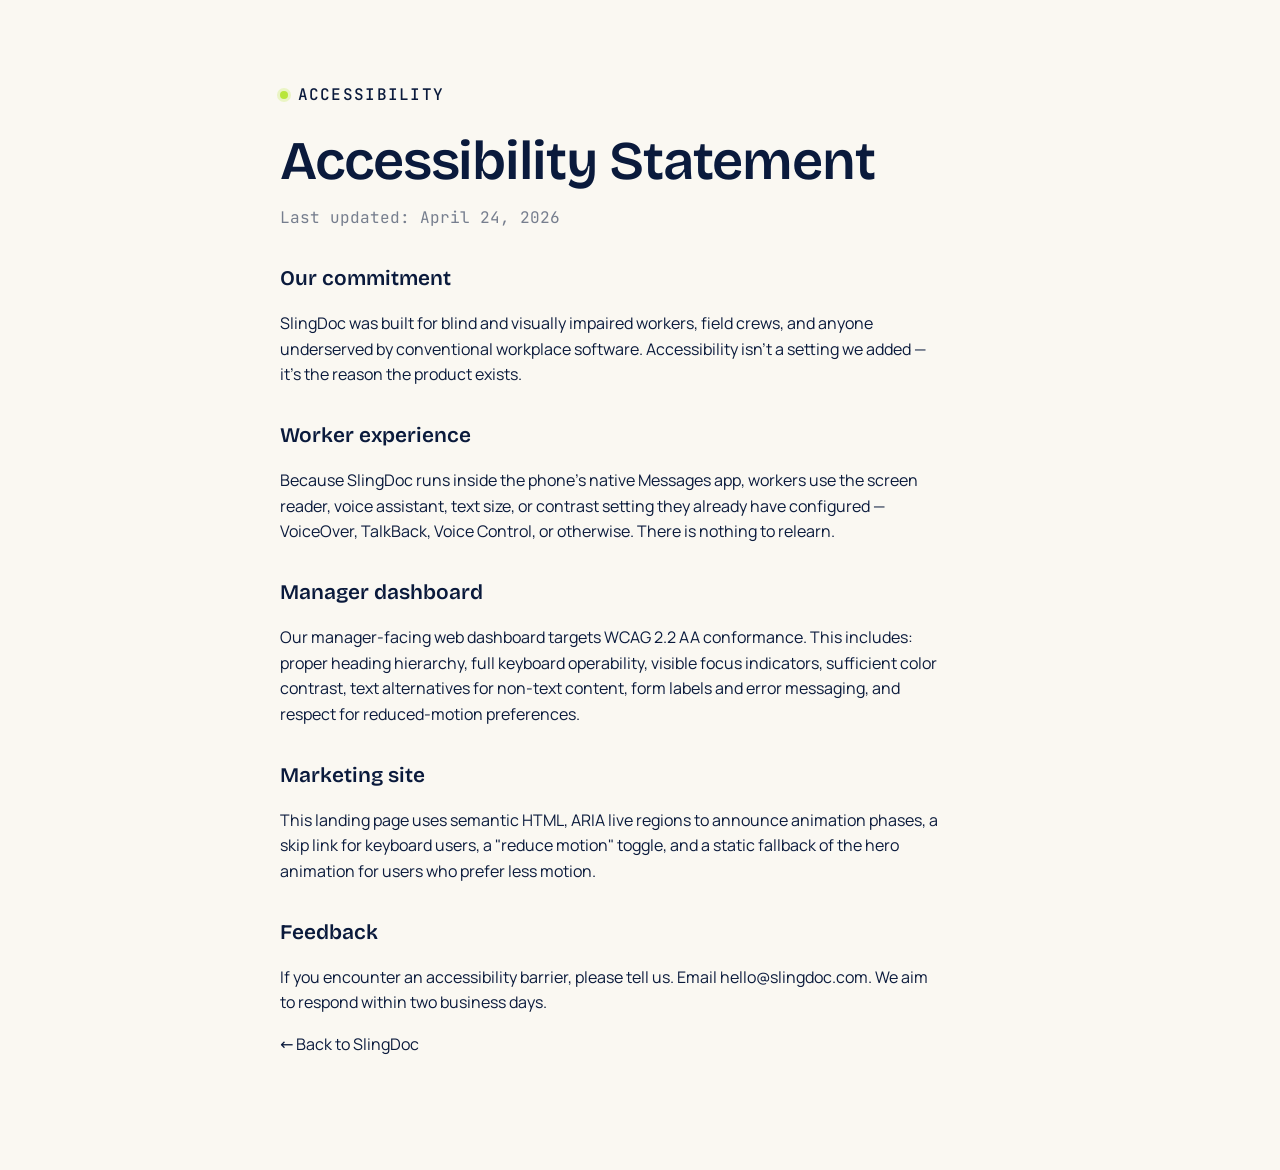
<file: accessibility.html>
<!doctype html>
<html lang="en">
  <head>
    <meta charset="utf-8" />
    <meta name="viewport" content="width=device-width, initial-scale=1" />
    <meta name="theme-color" content="#0A1A3C" />
    <title>Accessibility Statement — SlingDoc</title>
    <meta name="description" content="Accessibility statement for SlingDoc — built with and for blind, visually impaired, and screen-reader users." />
    <meta name="robots" content="index, follow" />
    <link rel="canonical" href="https://slingdoc.com/accessibility" />
    <link rel="icon" href="/assets/favicon.svg" type="image/svg+xml" />
    <link rel="apple-touch-icon" href="/assets/apple-touch-icon.png" sizes="180x180" />
    <link rel="stylesheet" href="/styles.css" />
  </head>
  <body class="legal-page">
    <main id="main" class="legal">
      <div class="legal__inner">
        <p class="eyebrow eyebrow--accent"><span class="eyebrow__dot" aria-hidden="true"></span> Accessibility</p>
        <h1 class="display display--md">Accessibility Statement</h1>
        <p class="legal__updated">Last updated: April 24, 2026</p>

        <h2>Our commitment</h2>
        <p>SlingDoc was built for blind and visually impaired workers, field crews, and anyone underserved by conventional workplace software. Accessibility isn't a setting we added — it's the reason the product exists.</p>

        <h2>Worker experience</h2>
        <p>Because SlingDoc runs inside the phone's native Messages app, workers use the screen reader, voice assistant, text size, or contrast setting they already have configured — VoiceOver, TalkBack, Voice Control, or otherwise. There is nothing to relearn.</p>

        <h2>Manager dashboard</h2>
        <p>Our manager-facing web dashboard targets WCAG 2.2 AA conformance. This includes: proper heading hierarchy, full keyboard operability, visible focus indicators, sufficient color contrast, text alternatives for non-text content, form labels and error messaging, and respect for reduced-motion preferences.</p>

        <h2>Marketing site</h2>
        <p>This landing page uses semantic HTML, ARIA live regions to announce animation phases, a skip link for keyboard users, a "reduce motion" toggle, and a static fallback of the hero animation for users who prefer less motion.</p>

        <h2>Feedback</h2>
        <p>If you encounter an accessibility barrier, please tell us. Email <a href="mailto:hello@slingdoc.com">hello@slingdoc.com</a>. We aim to respond within two business days.</p>

        <p><a href="/">← Back to SlingDoc</a></p>
      </div>
    </main>
  </body>
</html>
</file>
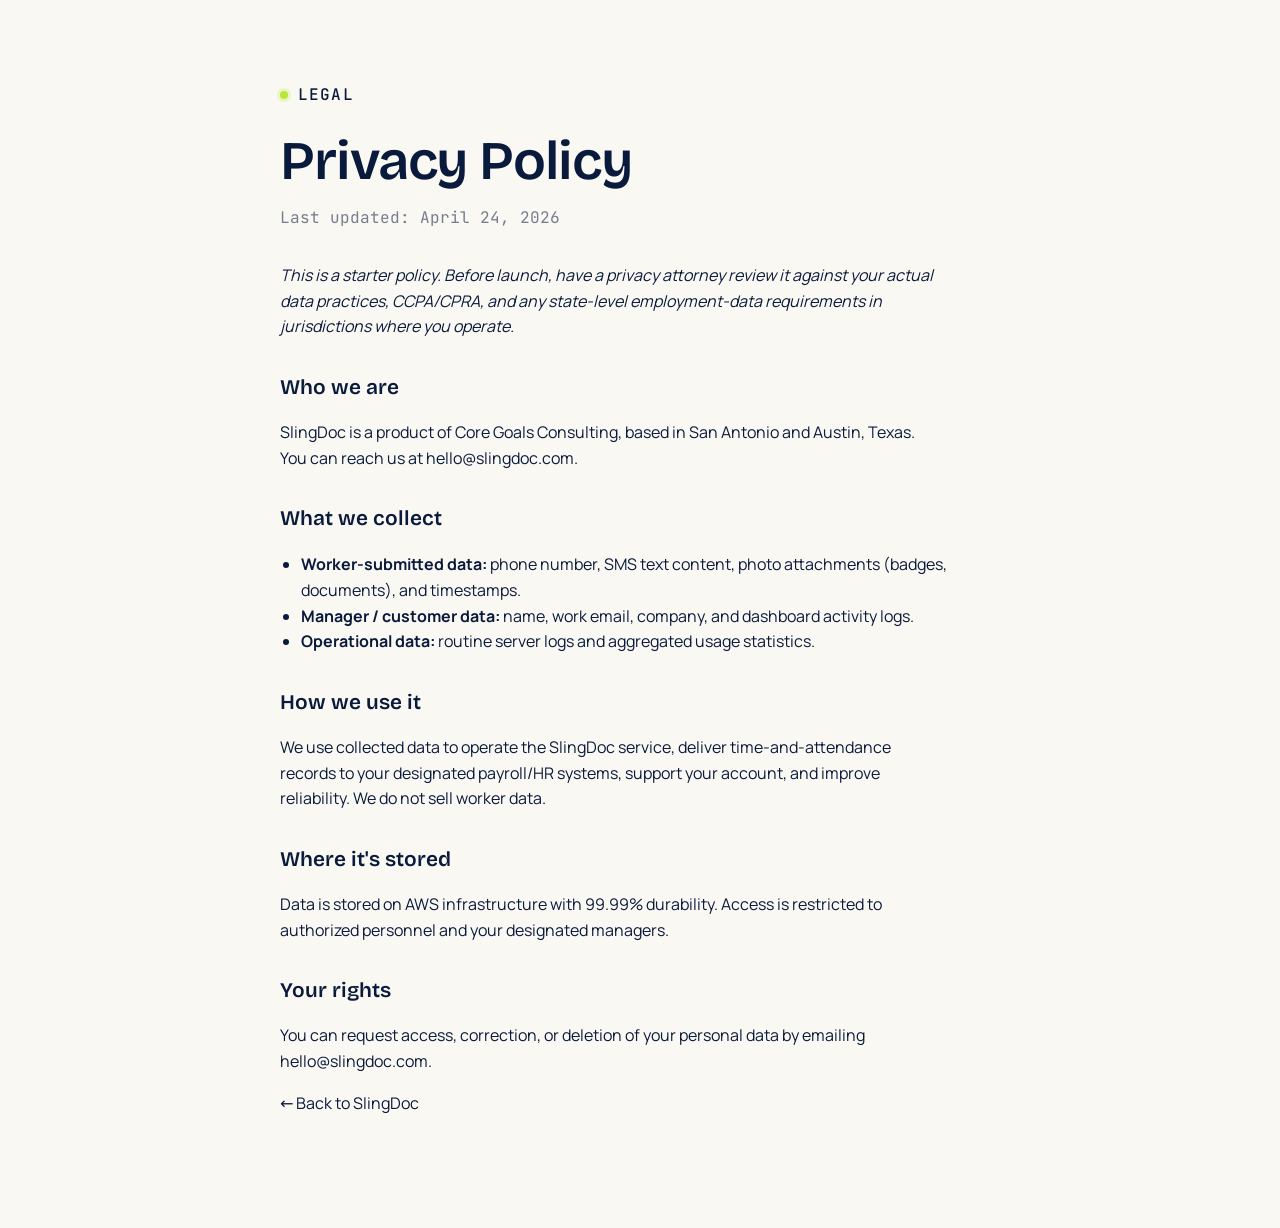
<file: privacy.html>
<!doctype html>
<html lang="en">
  <head>
    <meta charset="utf-8" />
    <meta name="viewport" content="width=device-width, initial-scale=1" />
    <meta name="theme-color" content="#0A1A3C" />
    <title>Privacy Policy — SlingDoc</title>
    <meta name="description" content="SlingDoc privacy policy. How we collect, store, and handle worker data." />
    <meta name="robots" content="index, follow" />
    <link rel="canonical" href="https://slingdoc.com/privacy" />
    <link rel="icon" href="/assets/favicon.svg" type="image/svg+xml" />
    <link rel="icon" href="/assets/favicon-32.png" sizes="32x32" type="image/png" />
    <link rel="apple-touch-icon" href="/assets/apple-touch-icon.png" sizes="180x180" />
    <link rel="stylesheet" href="/styles.css" />
  </head>
  <body class="legal-page">
    <main id="main" class="legal">
      <div class="legal__inner">
        <p class="eyebrow eyebrow--accent"><span class="eyebrow__dot" aria-hidden="true"></span> Legal</p>
        <h1 class="display display--md">Privacy Policy</h1>
        <p class="legal__updated">Last updated: April 24, 2026</p>

        <p><em>This is a starter policy. Before launch, have a privacy attorney review it against your actual data practices, CCPA/CPRA, and any state-level employment-data requirements in jurisdictions where you operate.</em></p>

        <h2>Who we are</h2>
        <p>SlingDoc is a product of Core Goals Consulting, based in San Antonio and Austin, Texas. You can reach us at <a href="mailto:hello@slingdoc.com">hello@slingdoc.com</a>.</p>

        <h2>What we collect</h2>
        <ul>
          <li><strong>Worker-submitted data:</strong> phone number, SMS text content, photo attachments (badges, documents), and timestamps.</li>
          <li><strong>Manager / customer data:</strong> name, work email, company, and dashboard activity logs.</li>
          <li><strong>Operational data:</strong> routine server logs and aggregated usage statistics.</li>
        </ul>

        <h2>How we use it</h2>
        <p>We use collected data to operate the SlingDoc service, deliver time-and-attendance records to your designated payroll/HR systems, support your account, and improve reliability. We do not sell worker data.</p>

        <h2>Where it's stored</h2>
        <p>Data is stored on AWS infrastructure with 99.99% durability. Access is restricted to authorized personnel and your designated managers.</p>

        <h2>Your rights</h2>
        <p>You can request access, correction, or deletion of your personal data by emailing <a href="mailto:hello@slingdoc.com">hello@slingdoc.com</a>.</p>

        <p><a href="/">← Back to SlingDoc</a></p>
      </div>
    </main>
  </body>
</html>
</file>
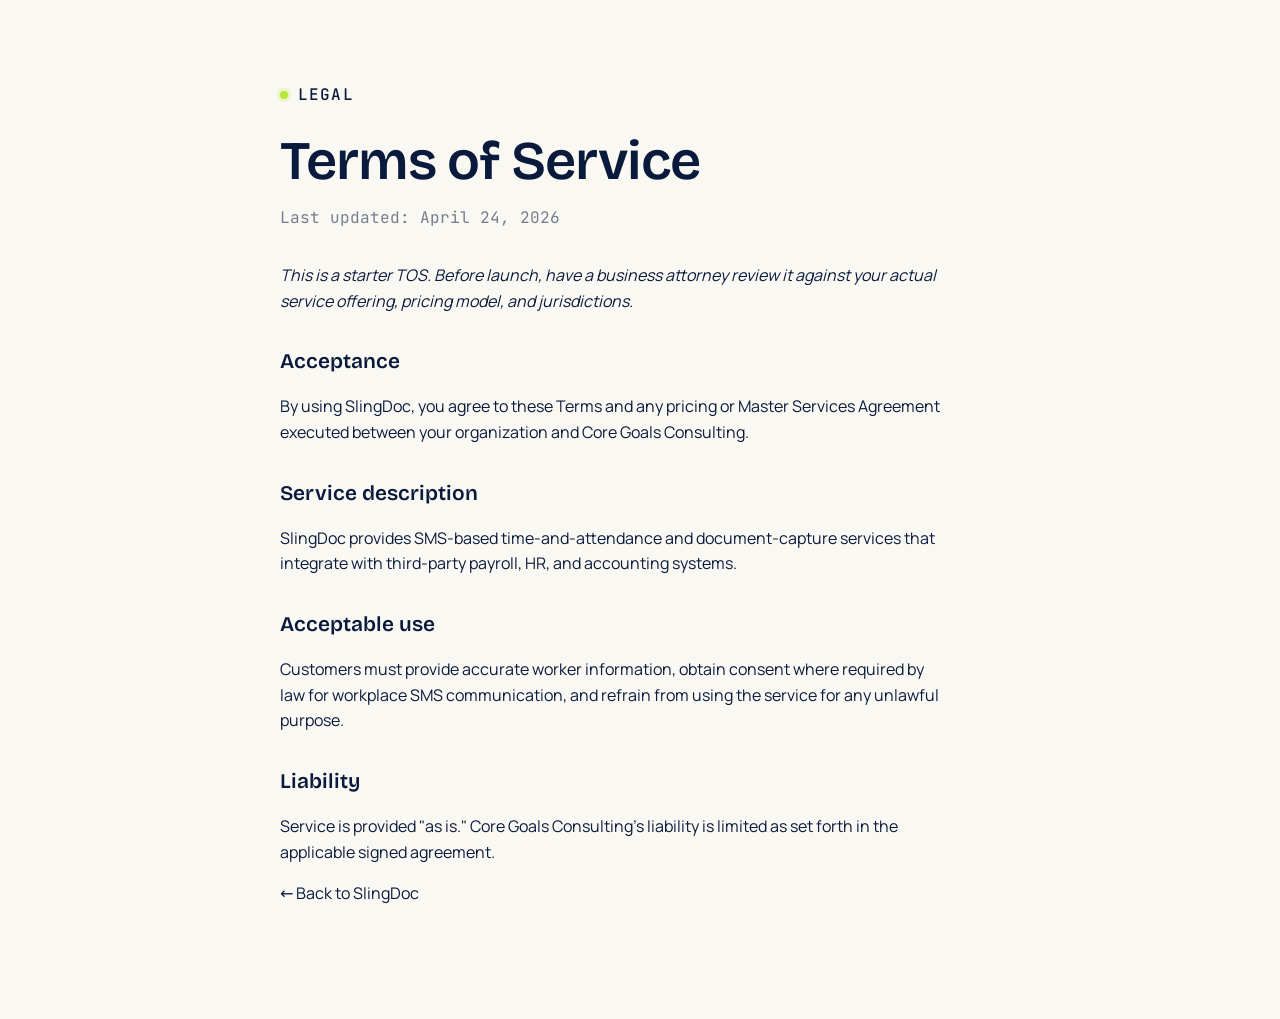
<file: terms.html>
<!doctype html>
<html lang="en">
  <head>
    <meta charset="utf-8" />
    <meta name="viewport" content="width=device-width, initial-scale=1" />
    <meta name="theme-color" content="#0A1A3C" />
    <title>Terms of Service — SlingDoc</title>
    <meta name="description" content="Terms of service for SlingDoc, the SMS-first payroll time clock." />
    <meta name="robots" content="index, follow" />
    <link rel="canonical" href="https://slingdoc.com/terms" />
    <link rel="icon" href="/assets/favicon.svg" type="image/svg+xml" />
    <link rel="apple-touch-icon" href="/assets/apple-touch-icon.png" sizes="180x180" />
    <link rel="stylesheet" href="/styles.css" />
  </head>
  <body class="legal-page">
    <main id="main" class="legal">
      <div class="legal__inner">
        <p class="eyebrow eyebrow--accent"><span class="eyebrow__dot" aria-hidden="true"></span> Legal</p>
        <h1 class="display display--md">Terms of Service</h1>
        <p class="legal__updated">Last updated: April 24, 2026</p>

        <p><em>This is a starter TOS. Before launch, have a business attorney review it against your actual service offering, pricing model, and jurisdictions.</em></p>

        <h2>Acceptance</h2>
        <p>By using SlingDoc, you agree to these Terms and any pricing or Master Services Agreement executed between your organization and Core Goals Consulting.</p>

        <h2>Service description</h2>
        <p>SlingDoc provides SMS-based time-and-attendance and document-capture services that integrate with third-party payroll, HR, and accounting systems.</p>

        <h2>Acceptable use</h2>
        <p>Customers must provide accurate worker information, obtain consent where required by law for workplace SMS communication, and refrain from using the service for any unlawful purpose.</p>

        <h2>Liability</h2>
        <p>Service is provided "as is." Core Goals Consulting's liability is limited as set forth in the applicable signed agreement.</p>

        <p><a href="/">← Back to SlingDoc</a></p>
      </div>
    </main>
  </body>
</html>
</file>
<file: styles.css>
/* =========================================================================
   SlingDoc landing — styles
   Warm-industrial SaaS · navy + lime brand · accessibility-first
   ========================================================================= */

/* -------------------------------------------------------------------------
   Self-hosted fonts (via @fontsource)
   - Latin subset only, WOFF2 only (cuts total font weight to ~212KB)
   - font-display: swap — text renders immediately, fonts swap in when loaded
   ------------------------------------------------------------------------- */

/* Bricolage Grotesque — display headings */
@font-face {
  font-family: "Bricolage Grotesque";
  font-style: normal;
  font-weight: 400;
  font-display: swap;
  src: url("/assets/fonts/bricolage-400.woff2") format("woff2");
}
@font-face {
  font-family: "Bricolage Grotesque";
  font-style: normal;
  font-weight: 500;
  font-display: swap;
  src: url("/assets/fonts/bricolage-500.woff2") format("woff2");
}
@font-face {
  font-family: "Bricolage Grotesque";
  font-style: normal;
  font-weight: 600;
  font-display: swap;
  src: url("/assets/fonts/bricolage-600.woff2") format("woff2");
}
@font-face {
  font-family: "Bricolage Grotesque";
  font-style: normal;
  font-weight: 700;
  font-display: swap;
  src: url("/assets/fonts/bricolage-700.woff2") format("woff2");
}

/* Manrope — body text */
@font-face {
  font-family: "Manrope";
  font-style: normal;
  font-weight: 400;
  font-display: swap;
  src: url("/assets/fonts/manrope-400.woff2") format("woff2");
}
@font-face {
  font-family: "Manrope";
  font-style: normal;
  font-weight: 500;
  font-display: swap;
  src: url("/assets/fonts/manrope-500.woff2") format("woff2");
}
@font-face {
  font-family: "Manrope";
  font-style: normal;
  font-weight: 600;
  font-display: swap;
  src: url("/assets/fonts/manrope-600.woff2") format("woff2");
}
@font-face {
  font-family: "Manrope";
  font-style: normal;
  font-weight: 700;
  font-display: swap;
  src: url("/assets/fonts/manrope-700.woff2") format("woff2");
}

/* JetBrains Mono — SMS / code */
@font-face {
  font-family: "JetBrains Mono";
  font-style: normal;
  font-weight: 400;
  font-display: swap;
  src: url("/assets/fonts/jetbrains-mono-400.woff2") format("woff2");
}
@font-face {
  font-family: "JetBrains Mono";
  font-style: normal;
  font-weight: 500;
  font-display: swap;
  src: url("/assets/fonts/jetbrains-mono-500.woff2") format("woff2");
}
@font-face {
  font-family: "JetBrains Mono";
  font-style: normal;
  font-weight: 600;
  font-display: swap;
  src: url("/assets/fonts/jetbrains-mono-600.woff2") format("woff2");
}

:root {
  /* Brand colors */
  --ink: #0a1a3c;              /* deep navy (logo) */
  --ink-2: #122451;
  --ink-soft: #1e3a7a;
  --accent: #b8e639;           /* signature lime (logo) */
  --accent-soft: #d4f068;
  --accent-ink: #3a4d12;       /* readable text on lime */

  /* Paper / neutrals */
  --paper: #faf8f2;            /* warm off-white */
  --paper-2: #f2efe4;
  --paper-3: #e8e4d5;
  --line: #e0dccc;
  --muted: #5e5e55;
  --muted-2: #3a3a36;

  /* Type */
  --font-display: "Bricolage Grotesque", ui-sans-serif, system-ui, sans-serif;
  --font-body: "Manrope", ui-sans-serif, system-ui, sans-serif;
  --font-mono: "JetBrains Mono", ui-monospace, "SF Mono", Menlo, monospace;

  /* Radii & shadow */
  --r-sm: 8px;
  --r-md: 14px;
  --r-lg: 22px;
  --r-xl: 32px;
  --shadow-1: 0 1px 2px rgba(10, 26, 60, 0.06), 0 6px 18px rgba(10, 26, 60, 0.08);
  --shadow-2: 0 12px 40px rgba(10, 26, 60, 0.18);

  /* Layout */
  --maxw: 1200px;
  --pad: clamp(1.25rem, 4vw, 2.5rem);

  color-scheme: light;
}

/* -------------------------------------------------------------------------
   Reset + baseline
   ------------------------------------------------------------------------- */
*,
*::before,
*::after { box-sizing: border-box; }

html { scroll-behavior: smooth; }
@media (prefers-reduced-motion: reduce) {
  html { scroll-behavior: auto; }
  *, *::before, *::after {
    animation-duration: 0.001ms !important;
    transition-duration: 0.001ms !important;
  }
}

body {
  margin: 0;
  font-family: var(--font-body);
  font-size: 17px;
  line-height: 1.55;
  color: var(--ink);
  background: var(--paper);
  -webkit-font-smoothing: antialiased;
  -moz-osx-font-smoothing: grayscale;
  text-rendering: optimizeLegibility;
}

img { max-width: 100%; display: block; }

a {
  color: inherit;
  text-decoration: none;
}
a:focus-visible,
button:focus-visible,
.btn:focus-visible {
  outline: 3px solid var(--accent);
  outline-offset: 3px;
  border-radius: 6px;
}

button {
  font-family: inherit;
  cursor: pointer;
}

code, .mono { font-family: var(--font-mono); }

/* Screen-reader only utility */
.sr-only {
  position: absolute;
  width: 1px; height: 1px;
  padding: 0; margin: -1px;
  overflow: hidden;
  clip: rect(0,0,0,0);
  white-space: nowrap;
  border: 0;
}

.skip-link {
  position: absolute;
  top: 8px;
  left: 8px;
  padding: 10px 14px;
  background: var(--ink);
  color: var(--paper);
  border-radius: 8px;
  z-index: 100;
  transform: translateY(-200%);
  transition: transform 0.2s;
}
.skip-link:focus { transform: translateY(0); }

/* -------------------------------------------------------------------------
   Typography
   ------------------------------------------------------------------------- */
.display {
  font-family: var(--font-display);
  font-weight: 600;
  letter-spacing: -0.02em;
  line-height: 1.03;
  font-size: clamp(2.4rem, 6vw, 4.6rem);
  color: var(--ink);
  margin: 0 0 1rem;
  font-variation-settings: "opsz" 96;
}
.display--md { font-size: clamp(2rem, 4.5vw, 3.4rem); }
.display--lg { font-size: clamp(2.6rem, 6.5vw, 5rem); }

.display em.accent,
em.accent {
  font-style: italic;
  color: var(--ink);
  background: linear-gradient(180deg, transparent 62%, var(--accent) 62%, var(--accent) 94%, transparent 94%);
  padding: 0 0.05em;
  font-variation-settings: "opsz" 96;
}

.lede {
  font-size: clamp(1.05rem, 1.3vw, 1.22rem);
  line-height: 1.55;
  color: var(--muted-2);
  max-width: 56ch;
}

.eyebrow {
  display: inline-flex;
  align-items: center;
  gap: 0.6rem;
  font-family: var(--font-mono);
  font-size: 0.78rem;
  letter-spacing: 0.08em;
  text-transform: uppercase;
  color: var(--ink-soft);
  margin: 0 0 1.2rem;
  font-weight: 500;
}
.eyebrow__dot {
  width: 8px; height: 8px;
  border-radius: 50%;
  background: var(--accent);
  box-shadow: 0 0 0 3px rgba(184, 230, 57, 0.25);
}
.eyebrow--accent { color: var(--ink); }

/* -------------------------------------------------------------------------
   Buttons
   ------------------------------------------------------------------------- */
.btn {
  display: inline-flex;
  align-items: center;
  justify-content: center;
  gap: 0.55rem;
  padding: 0.85rem 1.3rem;
  border-radius: 999px;
  font-weight: 600;
  font-size: 0.98rem;
  letter-spacing: -0.01em;
  border: 1.5px solid transparent;
  transition: transform 0.18s ease, box-shadow 0.18s ease, background 0.2s ease;
  white-space: nowrap;
}
.btn--primary {
  background: var(--ink);
  color: var(--paper);
  box-shadow: 0 4px 0 0 var(--accent), 0 6px 16px rgba(10, 26, 60, 0.2);
}
.btn--primary:hover {
  transform: translateY(-1px);
  box-shadow: 0 5px 0 0 var(--accent), 0 10px 22px rgba(10, 26, 60, 0.24);
}
.btn--primary:active {
  transform: translateY(2px);
  box-shadow: 0 2px 0 0 var(--accent), 0 4px 10px rgba(10, 26, 60, 0.2);
}
.btn--ghost {
  background: transparent;
  border-color: var(--ink);
  color: var(--ink);
}
.btn--ghost:hover {
  background: var(--ink);
  color: var(--paper);
}
.btn--sm { padding: 0.6rem 1rem; font-size: 0.88rem; }
.btn--lg { padding: 1.1rem 1.8rem; font-size: 1.05rem; }

/* -------------------------------------------------------------------------
   Header / Nav
   ------------------------------------------------------------------------- */
.site-header {
  position: sticky;
  top: 0;
  z-index: 50;
  display: flex;
  align-items: center;
  gap: 1rem;
  padding: 0.85rem var(--pad);
  background: color-mix(in srgb, var(--paper) 88%, transparent);
  backdrop-filter: saturate(1.4) blur(14px);
  -webkit-backdrop-filter: saturate(1.4) blur(14px);
  border-bottom: 1px solid var(--line);
}

.brand {
  display: inline-flex;
  align-items: center;
  color: var(--ink);
}
.brand__logo {
  position: relative;
  font-family: var(--font-display);
  font-weight: 700;
  font-size: 1.6rem;
  letter-spacing: -0.03em;
  line-height: 1;
  display: inline-flex;
  align-items: baseline;
}
.brand__sling { color: var(--ink); }
.brand__doc { color: var(--accent); }
.brand__arc {
  position: absolute;
  left: -4%;
  top: -60%;
  width: 108%;
  height: 85%;
  color: var(--accent);
  pointer-events: none;
}

.site-nav {
  display: none;
  margin-left: 2rem;
  gap: 1.25rem;
}
.site-nav a {
  font-size: 0.95rem;
  color: var(--muted-2);
  padding: 6px 2px;
  border-bottom: 2px solid transparent;
  transition: color 0.15s, border-color 0.15s;
}
.site-nav a:hover { color: var(--ink); border-bottom-color: var(--accent); }

.header-actions {
  margin-left: auto;
  display: inline-flex;
  align-items: center;
  gap: 0.6rem;
}

.motion-toggle {
  display: none;
  align-items: center;
  gap: 0.4rem;
  background: transparent;
  border: 1.5px solid var(--line);
  padding: 0.5rem 0.8rem;
  border-radius: 999px;
  font-size: 0.82rem;
  color: var(--muted-2);
  transition: all 0.15s ease;
}
.motion-toggle:hover { border-color: var(--ink); color: var(--ink); }
.motion-toggle[aria-pressed="true"] {
  background: var(--ink);
  color: var(--accent);
  border-color: var(--ink);
}
.motion-toggle__label { font-weight: 500; }

@media (min-width: 820px) {
  .site-nav, .motion-toggle { display: inline-flex; }
}

/* -------------------------------------------------------------------------
   Hero
   ------------------------------------------------------------------------- */
.hero {
  position: relative;
  padding: clamp(2.5rem, 6vw, 5.5rem) var(--pad) clamp(2rem, 5vw, 4rem);
  max-width: var(--maxw);
  margin: 0 auto;
  overflow: clip;
}

.hero::before {
  /* subtle grid-noise texture */
  content: "";
  position: absolute;
  inset: 0;
  background-image:
    radial-gradient(ellipse 60% 40% at 75% 30%, rgba(184, 230, 57, 0.08), transparent 70%),
    radial-gradient(ellipse 50% 40% at 15% 80%, rgba(30, 58, 122, 0.06), transparent 70%);
  pointer-events: none;
  z-index: 0;
}

.hero__grid {
  position: relative;
  display: grid;
  grid-template-columns: 1fr;
  gap: clamp(2rem, 5vw, 3.5rem);
  align-items: center;
  z-index: 1;
}

@media (min-width: 980px) {
  .hero__grid {
    grid-template-columns: 1.05fr 1fr;
    gap: 4rem;
  }
}

.hero__copy .display {
  margin-top: 0.4rem;
}
.hero__ctas {
  display: flex;
  flex-wrap: wrap;
  gap: 0.75rem;
  margin: 1.8rem 0 1.2rem;
}
.hero__tagline {
  font-family: var(--font-mono);
  font-size: 0.85rem;
  color: var(--muted);
  letter-spacing: 0.03em;
  margin: 1.2rem 0 0;
  display: inline-flex;
  align-items: center;
  gap: 0.6rem;
  padding: 0.55rem 0.9rem;
  background: var(--paper-2);
  border: 1px dashed var(--line);
  border-radius: 999px;
}

/* -------------------------------------------------------------------------
   3D Stage
   ------------------------------------------------------------------------- */
.stage {
  position: relative;
  aspect-ratio: 1 / 1.05;
  max-width: 560px;
  width: 100%;
  margin: 0 auto;
  border-radius: var(--r-xl);
  background:
    radial-gradient(140% 120% at 50% 0%, #15306f 0%, #0a1a3c 55%, #070f28 100%);
  box-shadow:
    inset 0 1px 0 rgba(255, 255, 255, 0.08),
    var(--shadow-2);
  overflow: hidden;
  isolation: isolate;
}
.stage::before {
  /* light grid texture */
  content: "";
  position: absolute; inset: 0;
  background-image:
    linear-gradient(rgba(255,255,255,0.04) 1px, transparent 1px),
    linear-gradient(90deg, rgba(255,255,255,0.04) 1px, transparent 1px);
  background-size: 40px 40px;
  mask-image: radial-gradient(ellipse at center, #000 55%, transparent 90%);
  pointer-events: none;
}
.stage::after {
  /* soft lime glow near bottom */
  content: "";
  position: absolute;
  left: 10%; right: 10%; bottom: -20%;
  height: 40%;
  background: radial-gradient(ellipse at center, rgba(184, 230, 57, 0.25), transparent 65%);
  filter: blur(10px);
  pointer-events: none;
  z-index: 0;
}

.stage__canvas {
  position: absolute;
  inset: 0;
  z-index: 1;
}
.stage__canvas canvas {
  display: block;
  width: 100% !important;
  height: 100% !important;
}

/* "It's that easy!" card */
.easy-card {
  position: absolute;
  left: 50%;
  bottom: 12%;
  transform: translate(-50%, 20px) scale(0.9);
  display: flex;
  align-items: center;
  gap: 0.85rem;
  padding: 0.85rem 1.1rem 0.85rem 0.85rem;
  background: var(--paper);
  border-radius: var(--r-md);
  box-shadow: 0 20px 40px rgba(0, 0, 0, 0.35),
              0 0 0 1px rgba(255, 255, 255, 0.06);
  opacity: 0;
  pointer-events: none;
  transition: transform 0.5s cubic-bezier(0.2, 0.9, 0.2, 1.2),
              opacity 0.3s ease;
  z-index: 3;
  min-width: 230px;
}
.easy-card.is-visible {
  opacity: 1;
  transform: translate(-50%, 0) scale(1);
}
.easy-card__check {
  width: 36px; height: 36px;
  border-radius: 50%;
  background: var(--accent);
  color: var(--ink);
  display: grid;
  place-items: center;
  flex-shrink: 0;
}
.easy-card__text { display: flex; flex-direction: column; line-height: 1.15; }
.easy-card__text strong {
  font-family: var(--font-display);
  font-size: 1.1rem;
  font-weight: 600;
  color: var(--ink);
}
.easy-card__text span {
  font-family: var(--font-mono);
  font-size: 0.75rem;
  color: var(--muted);
  margin-top: 2px;
}

/* Stage label */
.stage__label {
  position: absolute;
  left: 1.1rem;
  top: 1.1rem;
  padding: 0.4rem 0.75rem;
  background: rgba(10, 26, 60, 0.6);
  backdrop-filter: blur(8px);
  -webkit-backdrop-filter: blur(8px);
  border: 1px solid rgba(255, 255, 255, 0.08);
  border-radius: 999px;
  color: var(--accent);
  font-family: var(--font-mono);
  font-size: 0.74rem;
  letter-spacing: 0.04em;
  z-index: 2;
  min-width: 120px;
  text-align: center;
}

/* Stage controls */
.stage__controls {
  position: absolute;
  right: 1.1rem;
  top: 1.1rem;
  display: flex;
  gap: 0.5rem;
  z-index: 2;
}
.stage__btn {
  width: 36px; height: 36px;
  display: grid;
  place-items: center;
  border: 1px solid rgba(255, 255, 255, 0.12);
  background: rgba(10, 26, 60, 0.5);
  backdrop-filter: blur(8px);
  -webkit-backdrop-filter: blur(8px);
  border-radius: 10px;
  color: var(--paper);
  transition: background 0.15s, transform 0.15s;
}
.stage__btn:hover {
  background: var(--accent);
  color: var(--ink);
  transform: translateY(-1px);
}
.stage__btn .icon-play { display: none; }
.stage__btn.is-paused .icon-play { display: block; }
.stage__btn.is-paused .icon-pause { display: none; }

/* Static fallback (when reduce-motion active) */
.stage__static {
  position: absolute;
  inset: 0;
  display: none;
  flex-direction: column;
  align-items: center;
  justify-content: center;
  text-align: center;
  padding: 2rem;
  color: var(--paper);
  z-index: 4;
}
.stage__static[hidden] { display: none !important; }
.stage.is-static .stage__static { display: flex; }
.stage.is-static .stage__canvas,
.stage.is-static .easy-card,
.stage.is-static .stage__controls { display: none; }

.stage__static-phone {
  width: 180px;
  height: 280px;
  background: #111;
  border-radius: 30px;
  padding: 10px;
  box-shadow: 0 20px 40px rgba(0, 0, 0, 0.5);
  margin-bottom: 1.5rem;
}
.stage__static-screen {
  width: 100%; height: 100%;
  background: var(--paper);
  border-radius: 22px;
  color: var(--ink);
  display: flex;
  flex-direction: column;
  justify-content: center;
  align-items: center;
  gap: 0.5rem;
  padding: 1rem;
}
.stage__static-screen .mono { font-family: var(--font-mono); color: var(--muted); font-size: 0.8rem; }
.stage__static-screen .mono.big { font-size: 1.6rem; color: var(--ink); font-weight: 600; }
.stage__static-screen .mono.tiny { font-size: 0.7rem; }

/* Trust strip */
.trust-strip {
  list-style: none;
  padding: 1.5rem 0 0;
  margin: clamp(1.5rem, 3vw, 2.5rem) 0 0;
  display: flex;
  flex-wrap: wrap;
  gap: 1rem 1.6rem;
  border-top: 1px solid var(--line);
  font-size: 0.9rem;
  color: var(--muted-2);
  position: relative;
  z-index: 1;
}
.trust-strip li {
  display: inline-flex;
  align-items: center;
  gap: 0.5rem;
}
.trust-dot {
  width: 6px; height: 6px;
  border-radius: 50%;
  background: var(--ink);
}

/* -------------------------------------------------------------------------
   Section frames
   ------------------------------------------------------------------------- */
section {
  padding: clamp(3rem, 7vw, 6rem) var(--pad);
}

/* -------------------------------------------------------------------------
   Story
   ------------------------------------------------------------------------- */
.story {
  background: var(--paper-2);
  border-top: 1px solid var(--line);
  border-bottom: 1px solid var(--line);
}
.story__inner {
  max-width: 860px;
  margin: 0 auto;
}
.story__body {
  display: grid;
  gap: 1.2rem;
  font-size: 1.08rem;
  color: var(--muted-2);
  margin-top: 2rem;
}
.pullquote {
  margin: 1rem 0;
  padding: 1.6rem 1.8rem;
  border-left: 4px solid var(--accent);
  background: var(--paper);
  border-radius: var(--r-sm);
  font-family: var(--font-display);
  font-size: clamp(1.15rem, 1.5vw, 1.4rem);
  line-height: 1.35;
  color: var(--ink);
  font-weight: 500;
  letter-spacing: -0.015em;
}
.pullquote p { margin: 0 0 0.8rem; }
.pullquote cite {
  font-family: var(--font-mono);
  font-style: normal;
  font-size: 0.82rem;
  color: var(--muted);
  letter-spacing: 0.03em;
}

/* -------------------------------------------------------------------------
   How it works (steps)
   ------------------------------------------------------------------------- */
.how {
  max-width: var(--maxw);
  margin: 0 auto;
}
.how__head {
  max-width: 740px;
  margin-bottom: clamp(1.8rem, 4vw, 3rem);
}

.steps {
  list-style: none;
  padding: 0;
  margin: 0;
  display: grid;
  gap: 1.25rem;
  counter-reset: step;
}
@media (min-width: 820px) {
  .steps { grid-template-columns: repeat(3, 1fr); gap: 1.25rem; }
}

.step {
  position: relative;
  padding: 1.8rem 1.6rem 1.6rem;
  background: var(--paper-2);
  border: 1px solid var(--line);
  border-radius: var(--r-lg);
  transition: transform 0.25s ease, box-shadow 0.25s ease, border-color 0.25s;
}
.step:hover {
  transform: translateY(-4px);
  border-color: var(--ink);
  box-shadow: var(--shadow-1);
}
.step__num {
  font-family: var(--font-mono);
  font-size: 0.82rem;
  color: var(--ink-soft);
  display: inline-flex;
  align-items: center;
  gap: 0.45rem;
  margin-bottom: 1rem;
  letter-spacing: 0.04em;
}
.step__num::before {
  content: "";
  width: 22px; height: 2px;
  background: var(--accent);
  display: inline-block;
}
.step h3 {
  font-family: var(--font-display);
  font-size: 1.3rem;
  font-weight: 600;
  letter-spacing: -0.015em;
  margin: 0 0 0.6rem;
}
.step p {
  margin: 0;
  color: var(--muted-2);
  font-size: 0.98rem;
}
.step__chip {
  display: inline-flex;
  align-items: center;
  gap: 0.4rem;
  margin-top: 1.2rem;
  padding: 0.35rem 0.7rem;
  background: var(--paper);
  border: 1px solid var(--line);
  border-radius: 999px;
  font-family: var(--font-mono);
  font-size: 0.72rem;
  color: var(--ink);
  letter-spacing: 0.02em;
}
.mono {
  font-family: var(--font-mono);
  background: var(--ink);
  color: var(--accent);
  padding: 0.1rem 0.4rem;
  border-radius: 4px;
  font-size: 0.85em;
}

/* -------------------------------------------------------------------------
   Features grid
   ------------------------------------------------------------------------- */
.features {
  max-width: var(--maxw);
  margin: 0 auto;
}
.features__head { max-width: 700px; margin-bottom: 2.5rem; }

.feature-grid {
  list-style: none;
  padding: 0; margin: 0;
  display: grid;
  grid-template-columns: repeat(auto-fit, minmax(240px, 1fr));
  gap: 1rem;
}

.feature {
  padding: 1.6rem 1.4rem 1.5rem;
  background: var(--paper);
  border: 1px solid var(--line);
  border-radius: var(--r-md);
  transition: transform 0.25s ease, border-color 0.25s, background 0.2s;
  display: flex;
  flex-direction: column;
  gap: 0.8rem;
}
.feature:hover {
  transform: translateY(-3px);
  border-color: var(--ink);
  background: var(--paper-2);
}
.feature__icon {
  display: inline-grid;
  place-items: center;
  width: 44px; height: 44px;
  border-radius: 12px;
  background: var(--ink);
  color: var(--accent);
  transition: transform 0.3s ease, background 0.2s;
}
.feature:hover .feature__icon {
  transform: rotate(-6deg) scale(1.08);
}
.feature h3 {
  font-family: var(--font-display);
  font-size: 1.12rem;
  font-weight: 600;
  margin: 0;
  letter-spacing: -0.015em;
  line-height: 1.25;
}
.feature p {
  margin: 0;
  font-size: 0.95rem;
  color: var(--muted-2);
  line-height: 1.5;
}

/* -------------------------------------------------------------------------
   Community / Accessibility section
   ------------------------------------------------------------------------- */
.community {
  background: var(--ink);
  color: var(--paper);
  position: relative;
  overflow: hidden;
}
.community::before {
  content: "";
  position: absolute;
  inset: 0;
  background:
    radial-gradient(ellipse 60% 40% at 20% 20%, rgba(184, 230, 57, 0.12), transparent 60%),
    radial-gradient(ellipse 50% 40% at 85% 75%, rgba(30, 58, 122, 0.45), transparent 60%);
  pointer-events: none;
}
.community__inner {
  position: relative;
  max-width: 900px;
  margin: 0 auto;
  text-align: center;
}
.community .display { color: var(--paper); }
.community em.accent {
  background: linear-gradient(180deg, transparent 60%, rgba(184, 230, 57, 0.35) 60%, rgba(184, 230, 57, 0.35) 92%, transparent 92%);
  color: var(--accent);
}
.community .eyebrow { color: var(--accent); }
.community__lede {
  font-size: 1.15rem;
  color: rgba(250, 248, 242, 0.75);
  max-width: 560px;
  margin: 0 auto 2.5rem;
}
.testimonial {
  margin: 2rem auto 0;
  max-width: 640px;
  padding: 1.6rem 1.6rem 1.4rem;
  background: rgba(255, 255, 255, 0.04);
  border: 1px solid rgba(255, 255, 255, 0.08);
  border-radius: var(--r-lg);
  text-align: left;
}
.testimonial blockquote {
  margin: 0 0 0.75rem;
  font-family: var(--font-display);
  font-size: 1.15rem;
  line-height: 1.4;
  color: var(--paper);
  font-weight: 500;
  letter-spacing: -0.01em;
}
.testimonial figcaption {
  font-family: var(--font-mono);
  font-size: 0.8rem;
  color: var(--accent);
  letter-spacing: 0.03em;
}

/* -------------------------------------------------------------------------
   Use cases
   ------------------------------------------------------------------------- */
.use-cases { max-width: var(--maxw); margin: 0 auto; }
.use-cases__head { max-width: 680px; margin-bottom: 2.5rem; }

.uc-grid {
  display: grid;
  grid-template-columns: 1fr;
  gap: 1rem;
}
@media (min-width: 820px) {
  .uc-grid { grid-template-columns: repeat(2, 1fr); gap: 1.2rem; }
}

.uc-card {
  padding: 1.8rem 1.6rem;
  background: var(--paper-2);
  border: 1px solid var(--line);
  border-radius: var(--r-lg);
  transition: border-color 0.25s, box-shadow 0.25s;
}
.uc-card:hover {
  border-color: var(--ink);
  box-shadow: var(--shadow-1);
}
.uc-card h3 {
  font-family: var(--font-display);
  font-size: 1.25rem;
  font-weight: 600;
  letter-spacing: -0.015em;
  margin: 0 0 1.2rem;
}
.uc-ba {
  display: grid;
  grid-template-columns: 1fr;
  gap: 1rem;
}
@media (min-width: 520px) {
  .uc-ba { grid-template-columns: 1fr 1fr; gap: 1rem; }
}
.uc-before, .uc-after {
  padding: 1rem 1.1rem;
  background: var(--paper);
  border-radius: var(--r-sm);
  border: 1px dashed var(--line);
}
.uc-after {
  border-style: solid;
  border-color: var(--accent);
  background: linear-gradient(180deg, var(--paper), rgba(184, 230, 57, 0.08));
}
.uc-before ul, .uc-after ul {
  list-style: none;
  padding: 0; margin: 0;
  display: grid;
  gap: 0.4rem;
  font-size: 0.92rem;
  color: var(--muted-2);
}
.uc-before li::before {
  content: "—";
  margin-right: 0.4em;
  color: var(--muted);
}
.uc-after li::before {
  content: "✓";
  margin-right: 0.4em;
  color: var(--accent-ink);
  font-weight: 700;
}
.uc-tag {
  display: inline-block;
  font-family: var(--font-mono);
  font-size: 0.7rem;
  letter-spacing: 0.08em;
  text-transform: uppercase;
  padding: 0.15rem 0.5rem;
  border-radius: 4px;
  margin-bottom: 0.6rem;
  font-weight: 600;
}
.uc-tag--before {
  background: var(--paper-3);
  color: var(--muted-2);
}
.uc-tag--after {
  background: var(--accent);
  color: var(--accent-ink);
}

/* -------------------------------------------------------------------------
   Integration
   ------------------------------------------------------------------------- */
.integration {
  max-width: var(--maxw);
  margin: 0 auto;
}
.integration__grid {
  display: grid;
  grid-template-columns: 1fr;
  gap: 2.5rem;
  align-items: center;
}
@media (min-width: 980px) {
  .integration__grid { grid-template-columns: 1.1fr 1fr; gap: 4rem; }
}

.integration p {
  color: var(--muted-2);
  font-size: 1.05rem;
  margin-bottom: 1.5rem;
}
.int-list {
  list-style: none;
  padding: 0;
  display: grid;
  gap: 0.85rem;
  font-size: 0.98rem;
  color: var(--muted-2);
}
.int-list li {
  padding-left: 1.5rem;
  position: relative;
}
.int-list li::before {
  content: "";
  position: absolute;
  left: 0; top: 0.65em;
  width: 10px; height: 2px;
  background: var(--accent);
}
.int-list strong { color: var(--ink); }

.int-diagram {
  margin: 0;
  padding: 1.5rem;
  background: var(--paper-2);
  border: 1px solid var(--line);
  border-radius: var(--r-lg);
  text-align: center;
}
.int-diagram svg { width: 100%; height: auto; }
.int-diagram figcaption {
  margin-top: 0.8rem;
  font-family: var(--font-mono);
  font-size: 0.78rem;
  color: var(--muted);
  letter-spacing: 0.02em;
}

/* -------------------------------------------------------------------------
   Final CTA
   ------------------------------------------------------------------------- */
/* ================================================================
   Legal subpages (privacy, terms, accessibility)
   ================================================================ */
.legal {
  padding: 5rem 1.5rem 6rem;
  min-height: 100vh;
  background: var(--paper);
}
.legal__inner {
  max-width: 720px;
  margin: 0 auto;
  color: var(--ink);
}
.legal h1 { margin: 0.4rem 0 0.2rem; }
.legal h2 {
  font-family: var(--font-display);
  font-size: 1.3rem;
  font-weight: 600;
  margin: 2rem 0 0.6rem;
}
.legal p, .legal li {
  line-height: 1.6;
  font-size: 1rem;
  max-width: 66ch;
}
.legal ul { padding-left: 1.3rem; }
.legal__updated {
  font-family: var(--font-mono);
  font-size: 0.85rem;
  color: rgba(10, 26, 60, 0.55);
  margin-bottom: 2rem;
}

/* 404 page */
.notfound {
  min-height: 100vh;
  background: var(--paper);
  display: flex;
  align-items: center;
  padding: 4rem 1.5rem;
}
.notfound__inner {
  max-width: 720px;
  margin: 0 auto;
  color: var(--ink);
}
.notfound__body {
  font-size: 1.15rem;
  line-height: 1.55;
  margin: 1.2rem 0 2rem;
  max-width: 56ch;
}
.notfound__links {
  list-style: none;
  padding: 0;
  margin: 0 0 2.5rem;
  display: grid;
  gap: 0.65rem;
}
.notfound__links a {
  font-family: var(--font-display);
  font-size: 1.1rem;
  font-weight: 500;
  border-bottom: 1px solid rgba(10, 26, 60, 0.2);
  padding-bottom: 0.3rem;
  display: inline-block;
}
.notfound__links a:hover { color: var(--ink); border-color: var(--accent); }
.notfound__footer {
  font-family: var(--font-mono);
  font-size: 0.9rem;
  color: rgba(10, 26, 60, 0.65);
}
.faq {
  padding: 7rem 1.5rem;
  background: var(--paper);
  border-top: 1px solid rgba(10, 26, 60, 0.08);
}
.faq__inner {
  max-width: 880px;
  margin: 0 auto;
}
.faq__list {
  margin: 2.5rem 0 0;
  display: grid;
  gap: 0.5rem;
}
.faq__item {
  border-top: 1px solid rgba(10, 26, 60, 0.12);
  padding: 1.5rem 0;
}
.faq__item:last-child {
  border-bottom: 1px solid rgba(10, 26, 60, 0.12);
}
.faq__item dt {
  font-family: var(--font-display);
  font-size: clamp(1.05rem, 2vw, 1.25rem);
  font-weight: 600;
  color: var(--ink);
  line-height: 1.35;
  margin-bottom: 0.6rem;
}
.faq__item dd {
  margin: 0;
  color: var(--ink-2, #2b3550);
  font-size: 1rem;
  line-height: 1.6;
  max-width: 66ch;
}

.cta {
  background: var(--paper-2);
  border-top: 1px solid var(--line);
  border-bottom: 1px solid var(--line);
  text-align: center;
}
.cta__inner {
  max-width: 860px;
  margin: 0 auto;
}
.cta p {
  font-size: 1.1rem;
  color: var(--muted-2);
  margin: 0 auto 2rem;
  max-width: 56ch;
}
.cta__actions {
  display: flex;
  flex-wrap: wrap;
  justify-content: center;
  gap: 0.8rem;
}

/* -------------------------------------------------------------------------
   Footer
   ------------------------------------------------------------------------- */
.site-footer {
  padding: 3rem var(--pad) 1.5rem;
  background: var(--ink);
  color: rgba(250, 248, 242, 0.7);
  font-size: 0.92rem;
}
.site-footer__grid {
  max-width: var(--maxw);
  margin: 0 auto;
  display: grid;
  grid-template-columns: 1fr;
  gap: 2rem;
}
@media (min-width: 720px) {
  .site-footer__grid { grid-template-columns: 2fr 1fr 1fr 1fr; }
}
.site-footer h3 {
  font-family: var(--font-display);
  font-size: 0.95rem;
  text-transform: uppercase;
  letter-spacing: 0.08em;
  color: var(--accent);
  margin: 0 0 0.8rem;
  font-weight: 600;
}
.site-footer nav ul {
  list-style: none;
  padding: 0;
  display: grid;
  gap: 0.5rem;
}
.site-footer nav a { color: rgba(250, 248, 242, 0.7); }
.site-footer nav a:hover { color: var(--accent); }
.site-footer__tagline {
  margin: 0.6rem 0 0.4rem;
  color: var(--paper);
}
.site-footer__address {
  margin: 0;
  font-family: var(--font-mono);
  font-size: 0.82rem;
  color: rgba(250, 248, 242, 0.5);
  font-style: normal;
  line-height: 1.6;
}
.site-footer__address a {
  color: rgba(250, 248, 242, 0.75);
}
.site-footer__address a:hover { color: var(--accent); }
.site-footer__bottom {
  max-width: var(--maxw);
  margin: 2.5rem auto 0;
  padding-top: 1.2rem;
  border-top: 1px solid rgba(255, 255, 255, 0.08);
  display: flex;
  flex-wrap: wrap;
  justify-content: space-between;
  gap: 0.5rem;
  color: rgba(250, 248, 242, 0.45);
}

/* -------------------------------------------------------------------------
   Accent gradient across "em.accent" — clip at top on mobile
   ------------------------------------------------------------------------- */
@media (max-width: 520px) {
  .stage { aspect-ratio: 1 / 1.15; }
  .hero__tagline { font-size: 0.78rem; }
  .easy-card { min-width: 200px; padding: 0.7rem 0.9rem 0.7rem 0.7rem; }
  .easy-card__text strong { font-size: 1rem; }
}
</file>
